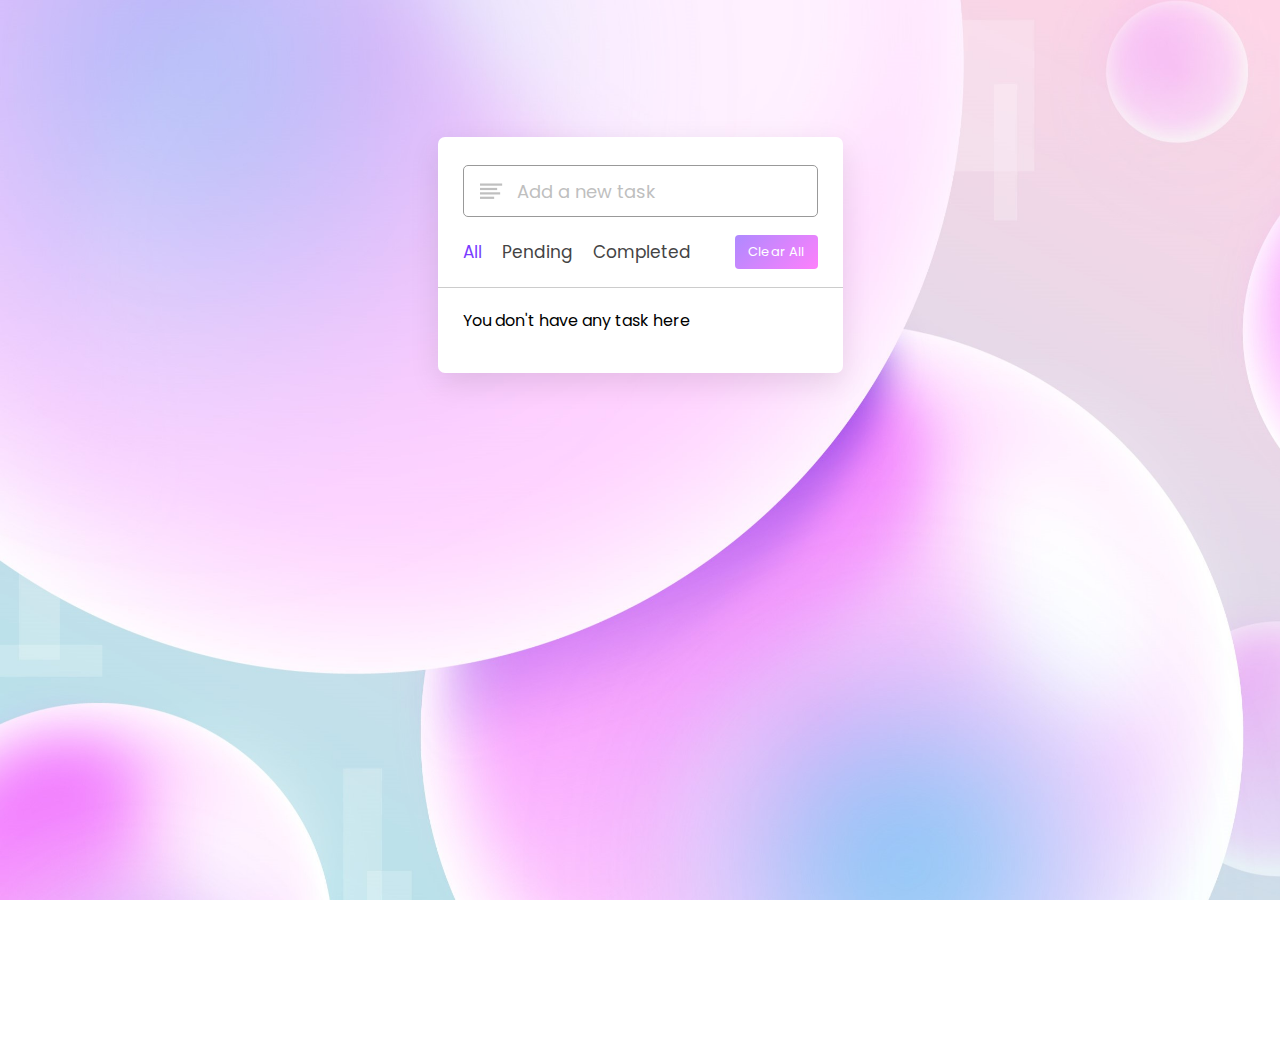
<file: LV-1 TASK#02 TO DO LIST/index.html>
<!DOCTYPE html>
<html lang="en" dir="ltr">
<head>
    <meta charset="UTF-8">
    <link rel="stylesheet" href="style.css">
    <meta name="viewport" content="width=device-width, initial-scale=1.0">
    <link rel="stylesheet" href="https://unicons.iconscout.com/release/v4.0.0/css/line.css">
    <title>PlannerList</title>
</head>
<body>
    <div class="wrapper">
        
        <div class="task-input">
          <img src="menu.svg" alt="icon">
          <input type="text" placeholder="Add a new task">
        </div>
        <div class="controls">
          <div class="filters">
            <span class="active" id="all">All</span>
            <span id="pending">Pending</span>
            <span id="completed">Completed</span>
          </div>
          <button class="clear-btn">Clear All</button>
        </div>
        <ul class="task-box"></ul>
      </div>
  
      <script src="script.js"></script>
</body>
</html>
</file>
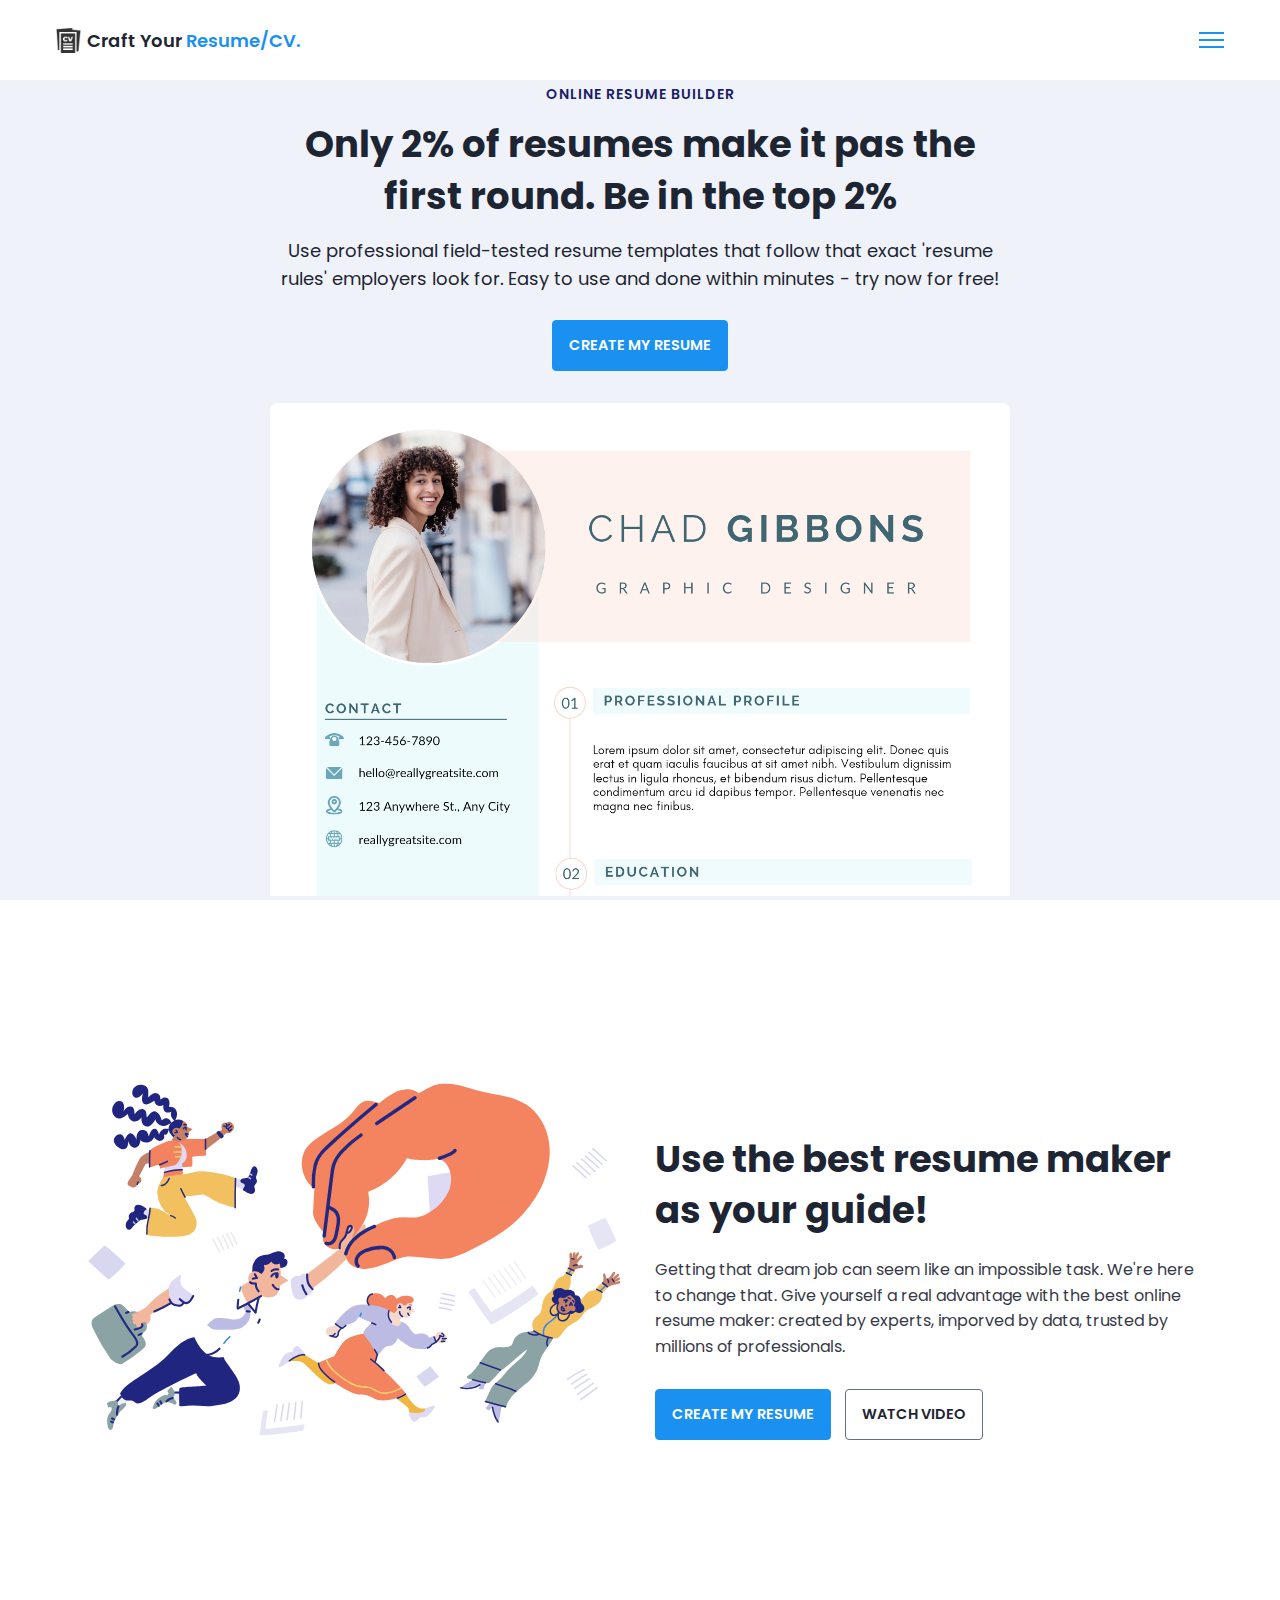
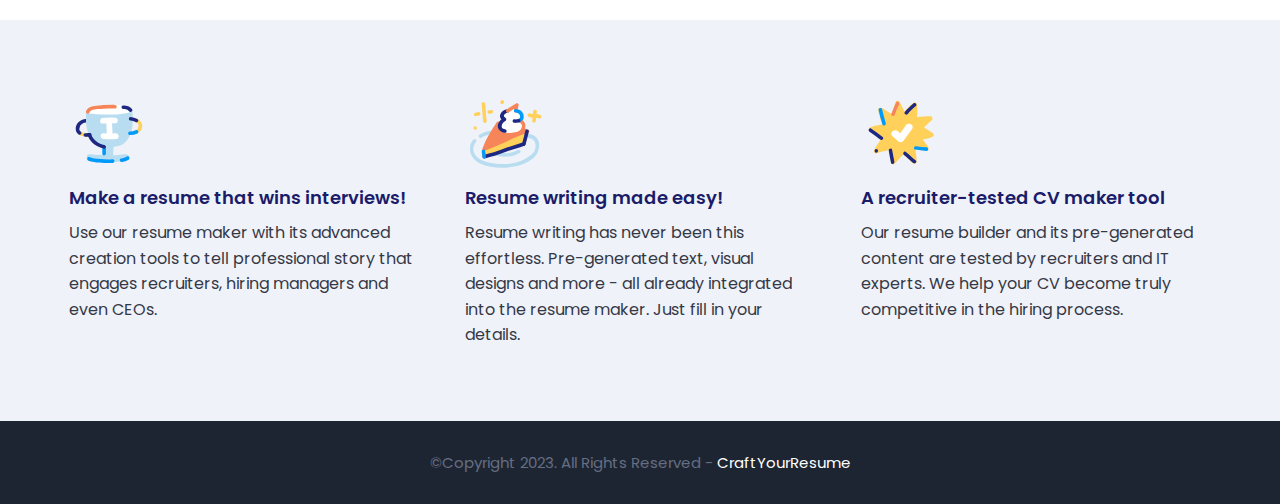
<file: LV-2 TASK#03 RESUME BUILDER APP/index.html>
<!DOCTYPE html>
<html>
    <head>
        <meta charset="utf-8">
        <meta http-equiv="X-UA-Compatible" content="IE=edge">
        <title>CraftYourResume - Designing Your Professional Story Online</title>
        <meta name="description" content="">
        <meta name="viewport" content="width=device-width, initial-scale=1">
        <link rel="stylesheet" href="assets/css/main.css">
    </head>
    <body>

        <nav class = "navbar bg-white">
            <div class="container">
                <div class = "navbar-content">
                    <div class = "brand-and-toggler">
                        <a href = "index.html" class = "navbar-brand">
                            <img src = "assets/images/curriculum-vitae.png" alt = "" class = "navbar-brand-icon">
                            <span class = "navbar-brand-text">Craft Your <span>Resume/CV.</span>
                        </a>
                        <button type = "button" class = "navbar-toggler-btn">
                            <div class = "bars">
                                <div class = "bar"></div>
                                <div class = "bar"></div>
                                <div class = "bar"></div>
                            </div>
                        </button>
                    </div>
                </div>
            </div>
        </nav>

        <header class = "header bg-bright" id = "header">
            <div class = "container">
                <div class = "header-content text-center">
                    <h6 class = "text-uppercase text-blue-dark fs-14 fw-6 ls-1">online resume builder</h6>
                    <h1 class = "lg-title">Only 2% of resumes make it pas the first round. Be in the top 2%</h1>
                    <p class = "text-dark fs-18">Use professional field-tested resume templates that follow that exact 'resume rules' employers look for. Easy to use and done within minutes - try now for free!</p>
                    <a href = "resume.html" class = "btn btn-primary text-uppercase">create my resume</a>
                    <img src = "assets/images/dublin-resume-templates.png">
                </div>
            </div>
        </header>

        <div class="section-one">
            <div class="container">
                <div class = "section-one-content">
                    <div class="section-one-l">
                        <img src = "assets/images/visual-0c7080adf17f1f207276f613447c924f667dab34b7ac415cd7ef653172defd0b.svg">
                    </div>
                    <div class = "section-one-r text-center">
                        <h2 class = "lg-title">Use the best resume maker as your guide!</h2>
                        <p class = "text">Getting that dream job can seem like an impossible task. We're here to change that. Give yourself a real advantage with the best online resume maker: created by experts, imporved by data, trusted by millions of professionals.</p>
                        <div class = "btn-group">
                            <a href = "resume.html" class = "btn btn-primary text-uppercase">create my resume</a>
                            <a href = "#" class = "btn btn-secondary text-uppercase">watch video</a>
                        </div>
                    </div>
                </div>
            </div>
        </div>

        <div class = "section-two bg-bright">
            <div class="container">
                <div class="section-two-content">
                    <div class = "section-items">
                        <div class = "section-item">
                            <div class = "section-item-icon">
                                <img src = "assets/images/feature-1-edf4481d69166ac81917d1e40e6597c8d61aa970ad44367ce78049bf830fbda5.svg" alt = "">
                            </div>
                            <h5 class = "section-item-title">Make a resume that wins interviews!</h5>
                            <p class = "text">Use our resume maker with its advanced creation tools to tell professional story that engages recruiters, hiring managers and even CEOs.</p>
                        </div>

                        <div class = "section-item">
                            <div class = "section-item-icon">
                                <img src = "assets/images/feature-2-a7a471bd973c02a55d1b3f8aff578cd3c9a4c5ac4fc74423d94ecc04aef3492b.svg" alt = "">
                            </div>
                            <h5 class = "section-item-title">Resume writing made easy!</h5>
                            <p class = "text">Resume writing has never been this effortless. Pre-generated text, visual designs and more - all already integrated into the resume maker. Just fill in your details.</p>
                        </div>

                        <div class = "section-item">
                            <div class = "section-item-icon">
                                <img src = "assets/images/feature-3-4e87a82f83e260488c36f8105e26f439fdc3ee5009372bb5e12d9421f32eabdd.svg" alt = "">
                            </div>
                            <h5 class = "section-item-title">A recruiter-tested CV maker tool</h5>
                            <p class = "text">Our resume builder and its pre-generated content are tested by recruiters and IT experts. We help your CV become truly competitive in the hiring process.</p>
                        </div>
                    </div>
                </div>
            </div>
        </div>

        <footer class = "footer bg-dark">
            <div class="container">
                <div class = "footer-content text-center">
                    <p class="fs-15">&copy;Copyright 2023. All Rights Reserved - <span>CraftYourResume</span></p>
                </div>
            </div>
        </footer>
        
    </body>
</html>
</file>
<file: LV-1 TASK#02 TO DO LIST/style.css>
@import url('https://fonts.googleapis.com/css2?family=Poppins:wght@400;500;600;700&display=swap');
*{
  margin: 0;
  padding: 0;
  box-sizing: border-box;
  font-family: 'Poppins', sans-serif;
}
body{
  width: 100%;
  height: 100vh;
  overflow: hidden;
  margin: 0;
  padding: 0;
  background-image: url('bg.jpg');
  background-size: cover;
  background-repeat: no-repeat;
  background-attachment: fixed;
}
::selection{
  color: #fff;
  background: #3c42ff;
}
.wrapper{
  max-width: 405px;
  padding: 28px 0 30px;
  margin: 137px auto;
  background: #fff;
  border-radius: 7px;
  box-shadow: 0 10px 30px rgba(0,0,0,0.1);
}
.task-input{
  height: 52px;
  padding: 0 25px;
  position: relative;
}
.task-input img{
  top: 50%;
  position: absolute;
  transform: translate(17px, -50%);
}
.task-input input{
  height: 100%;
  width: 100%;
  outline: none;
  font-size: 18px;
  border-radius: 5px;
  padding: 0 20px 0 53px;
  border: 1px solid #999;
}
.task-input input:focus,
.task-input input.active{
  padding-left: 52px;
  border: 2px solid #7a3cff;
}
.task-input input::placeholder{
  color: #bfbfbf;
}
.controls, li{
  display: flex;
  align-items: center;
  justify-content: space-between;
}
.controls{
  padding: 18px 25px;
  border-bottom: 1px solid #ccc;
}
.filters span{
  margin: 0 8px;
  font-size: 17px;
  color: #444444;
  cursor: pointer;
}
.filters span:first-child{
  margin-left: 0;
}
.filters span.active{
  color: #7a3cff;
}
.controls .clear-btn{
  border: none;
  opacity: 0.6;
  outline: none;
  color: #fff;
  cursor: pointer;
  font-size: 13px;
  padding: 7px 13px;
  border-radius: 4px;
  letter-spacing: 0.3px;
  pointer-events: none;
  transition: transform 0.25s ease;
  background: linear-gradient(135deg, #7a3cff 0%, #fe2dfa 100%);
}
.clear-btn.active{
  opacity: 0.9;
  pointer-events: auto;
}
.clear-btn:active{
  transform: scale(0.93);
}
.task-box{
  margin-top: 20px;
  margin-right: 5px;
  padding: 0 20px 10px 25px;
}
.task-box.overflow{
  overflow-y: auto;
  max-height: 300px;
}
.task-box::-webkit-scrollbar{
  width: 5px;
}
.task-box::-webkit-scrollbar-track{
  background: #f1f1f1;
  border-radius: 25px;
}
.task-box::-webkit-scrollbar-thumb{
  background: #e6e6e6;
  border-radius: 25px;
}
.task-box .task{
  list-style: none;
  font-size: 17px;
  margin-bottom: 18px;
  padding-bottom: 16px;
  align-items: flex-start;
  border-bottom: 1px solid #ccc;
}
.task-box .task:last-child{
  margin-bottom: 0;
  border-bottom: 0;
  padding-bottom: 0;
}
.task-box .task label{
  display: flex;
  align-items: flex-start;
}
.task label input{
  margin-top: 7px;
  accent-color: #763cff;
}
.task label p{
  user-select: none;
  margin-left: 12px;
  word-wrap: break-word;
}
.task label p.checked{
  text-decoration: line-through;
}
.task-box .settings{
  position: relative;
}
.settings :where(i, li){
  cursor: pointer;
}
.settings .task-menu{
  z-index: 10;
  right: -5px;
  bottom: -65px;
  padding: 5px 0;
  background: #fff;
  position: absolute;
  border-radius: 4px;
  transform: scale(0);
  transform-origin: top right;
  box-shadow: 0 0 6px rgba(0,0,0,0.15);
  transition: transform 0.2s ease;
}
.task-box .task:last-child .task-menu{
  bottom: 0;
  transform-origin: bottom right;
}
.task-box .task:first-child .task-menu{
  bottom: -65px;
  transform-origin: top right;
}
.task-menu.show{
  transform: scale(1);
}
.task-menu li{
  height: 25px;
  font-size: 16px;
  margin-bottom: 2px;
  padding: 17px 15px;
  cursor: pointer;
  justify-content: flex-start;
}
.task-menu li:last-child{
  margin-bottom: 0;
}
.settings li:hover{
  background: #f5f5f5;
}
.settings li i{
  padding-right: 8px;
}

@media (max-width: 400px) {
  body{
    padding: 0 10px;
  }
  .wrapper {
    padding: 20px 0;
  }
  .filters span{
    margin: 0 5px;
  }
  .task-input{
    padding: 0 20px;
  }
  .controls{
    padding: 18px 20px;
  }
  .task-box{
    margin-top: 20px;
    margin-right: 5px;
    padding: 0 15px 10px 20px;
  }
  .task label input{
    margin-top: 4px;
  }
}
</file>
<file: LV-2 TASK#03 RESUME BUILDER APP/assets/css/main.css>
@import url('https://fonts.googleapis.com/css2?family=Manrope:wght@200;300;400;500;600;700;800&family=Poppins:ital,wght@0,100;0,200;0,300;0,400;0,500;0,600;0,700;0,800;0,900;1,100;1,200;1,300;1,400;1,500;1,600;1,700;1,800;1,900&display=swap');

:root{
    --clr-blue: #1A91F0;
    --clr-blue-mid: #1170CD;
    --clr-blue-dark: #1A1C6A;
    --clr-white: #fff;
    --clr-bright: #EFF2F9;
    --clr-dark: #1e2532;
    --clr-black: #000;
    --clr-grey: #656e83;
    --clr-green: #084C41;
    --font-poppins: 'Poppins', sans-serif;
    --font-manrope: 'Manrope', sans-serif;;
    --transition: all 300ms ease-in-out;
}

*{
    padding: 0;
    margin: 0;
    box-sizing: border-box;
}

html{
    font-size: 10px;
}

body{
    font-size: 1.6rem;
    font-family: var(--font-poppins);
}

button{
    border: none;
    background-color: transparent;
    outline: 0;
    cursor: pointer;
    font-family: inherit;
}

img{
    width: 100%;
    display: block;
}

a{
    text-decoration: none;
}

/* fonts */
.font-poppins{font-family: var(--font-poppins);}
.font-manrope{font-family: var(--font-manrope);}

/* text colors */
.text-blue{color: var(--clr-blue);}
.text-blue-mid{color: var(--clr-blue-mid);}
.text-blue-dark{color: var(--clr-blue-dark);}
.text-bright{color: var(--clr-bright);}
.text-dark{color: var(--clr-dark);}
.text-grey{color: var(--clr-grey);}
.text-white{color: var(--clr-white);}

/* backgrounds */
.bg-blue{background-color: var(--clr-blue);}
.bg-blue-mid{background-color: var(--clr-blue-mid);}
.bg-blue-dark{background-color: var(--clr-blue-dark);}
.bg-bright{background-color: var(--clr-bright);}
.bg-dark{background-color: var(--clr-dark);}
.bg-grey{background-color: var(--clr-grey);}
.bg-white{background-color: var(--clr-white);}
.bg-black{background-color: var(--clr-black);}
.bg-green{background-color: var(--clr-green);}

.text-center{ text-align: center;}
.text-left{text-align: left;}
.text-right{text-align: right;}
.text-uppercase{text-transform: uppercase;}
.text-lowercase{text-transform: lowercase;}
.text-capitalize{text-transform: capitalize;}
.text{
    color: var(--clr-dark);
    opacity: 0.9;
    margin: 2rem 0;
    line-height: 1.6;
}

.fw-2{font-weight: 200;}
.fw-3{font-weight: 300;}
.fw-4{font-weight: 400;}
.fw-5{font-weight: 500;}
.fw-6{font-weight: 600;}
.fw-7{font-weight: 700;}
.fw-8{font-weight: 800;}

.fs-13{font-size: 13px;}
.fs-14{font-size: 14px;}
.fs-15{font-size: 15px;}
.fs-16{font-size: 16px;}
.fs-17{font-size: 17px;}
.fs-18{font-size: 18px;}
.fs-19{font-size: 19px;}
.fs-20{font-size: 20px;}
.fs-21{font-size: 21px;}
.fs-22{font-size: 22px;}
.fs-23{font-size: 23px;}
.fs-24{font-size: 24px;}
.fs-25{font-size: 25px;}

.ls-1{letter-spacing: 1px;}
.ls-2{letter-spacing: 2px;}

.container{
    max-width: 1200px;
    margin: 0 auto;
    padding: 0 1.6rem;
}

/* bars button */
.bars{
    display: flex;
    flex-direction: column;
    justify-content: space-between;
    height: 16.5px;
    width: 25px;
}
.bars .bar{
    width: 100%;
    height: 2px;
    background-color: var(--clr-blue);
    transition: var(--transition);
}

.bars:hover .bar{
    background-color: var(--clr-dark);
}

/* buttons */
.btn{
    font-size: 14.5px;
    font-weight: 600;
    padding: 1.4rem 1.6rem;
    border-radius: 4px;
    display: inline-block;
}

.btn-primary{
    background-color: var(--clr-blue);
    color: var(--clr-white);
    border: 1px solid var(--clr-blue);
    transition: var(--transition);
}

.btn-primary:hover{
    background-color: transparent;
    color: var(--clr-dark);
    border-color: var(--clr-grey);
}

.btn-secondary{
    background-color: transparent;
    color: var(--clr-dark);
    border: 1px solid var(--clr-grey);
    transition: var(--transition);
}

.btn-secondary:hover{
    background-color: var(--clr-blue);
    color: var(--clr-white);
    border-color: var(--clr-blue);
}

.btn-group button:first-child, .btn-group a:first-child{
    margin-right: 1rem!important;
}

/* navbar part */
.navbar{
    height: 80px;
    display: flex;
    align-items: center;
    box-shadow: rgba(0, 0, 0, 0.08) 0px 3px 8px;
}

.navbar .container{
    width: 100%;
}

.navbar-brand{
    display: flex;
    align-items: center;
    justify-content: flex-start;
    font-size: 1.8rem;
}
.navbar-brand-text{
    color: var(--clr-dark);
    font-weight: 600;
}
.navbar-brand-text span{
    color: var(--clr-blue);
}
.navbar-brand-icon{
    width: 25px;
    margin-right: 6px;
    opacity: 0.8;
}
.brand-and-toggler{
    display: flex;
    align-items: center;
    justify-content: space-between;
}
.header{
    min-height: calc(100vh - 80px);
    display: flex;
    flex-direction: column;
    align-items: center;
    justify-content: center;
}
.header-content{
    max-width: 740px;
    margin-right: auto;
    margin-left: auto;
}
.header-content img{
    max-width: 760px;
    border-top-right-radius: 8px;
    border-top-left-radius: 8px;
    margin-top: 3.2rem;
}
.lg-title{
    margin: 1.4rem 0;
    font-size: 37px;
    line-height: 1.4;
    color: var(--clr-dark);
}
.header-content p{
    margin-bottom: 2.6rem;
    line-height: 1.6;
}


/* section one */
.section-one{
    padding: 64px 0;
    min-height: 80vh;
    display: flex;
    align-items: center;
}
.section-one-l img{
    max-width: 545px;
    margin-right: auto;
    margin-left: auto;
}
.section-one-r{
    margin-top: 4rem;
}

.section-one .btn-group{
    margin-top: 2rem;
}
.section-one-r{
    max-width: 545px;
    margin-right: auto;
    margin-left: auto;
}
.section-one-r .btn-group{
    margin-top: 3rem;
}

/* section two */
.section-two{
    padding: 64px 0;
}
.section-two .section-items{
    display: grid;
    gap: 2rem;
}

.section-two .section-item{
    max-width: 350px;
    text-align: center;
    margin-right: auto;
    margin-left: auto;
}
.section-two .section-item-icon{
    margin: 1rem 0;
}
.section-two .section-item-icon img{
    width: 80px;
    margin-right: auto;
    margin-left: auto;
}
.section-two .section-item-title{
    color: var(--clr-blue-dark);
    font-size: 1.8rem;
    font-weight: 600;
}
.section-two .text{
    margin: 0.9rem 0;
}

/* footer */
.footer{
    padding: 3rem 0;
}
.footer-content p{
    color: var(--clr-grey);
}
.footer-content p span{
    color: var(--clr-white);
}

/* media queries */
@media screen and (min-width: 768px){
    .section-two .section-items{
        grid-template-columns: repeat(2, 1fr);
    }
}

@media screen and (min-width: 992px){
    .section-one-content{
        display: grid;
        grid-template-columns: repeat(2, 1fr);
        column-gap: 3rem;
    }
    .section-one-r{
        text-align: left;
    }
    .section-two .section-items{
        grid-template-columns: repeat(3, 1fr);
    }
    .section-two .section-item{
        text-align: left;
    }
    .section-two .section-item-icon img{
        margin-left: 0;
    }
}



/* resume page */
#about-sc{
    padding: 64px 0;
}

.cv-form-row-title{
    background-color: var(--clr-dark);
    padding: 0.8rem 1.6rem;
    margin-bottom: 2rem;
}

.cv-form-row-title h3{
    color: var(--clr-white);
    font-weight: 500;
    text-transform: uppercase;
    letter-spacing: 1.5px;
    font-size: 1.7rem;
}
.cv-form-blk{
    margin: 3rem 0;
}
.cv-form-row{
    padding: 3rem 2rem 0 2rem;
    border: 1px solid rgba(0, 0, 0, 0.08);
    margin-bottom: 1rem;
    position: relative;
}
textarea{
    resize: none;
}
.form-elem{
    margin-bottom: 3rem;
    position: relative;
}
.form-label{
    display: block;
    font-weight: 600;
    font-size: 14px;
    color: var(--clr-dark);
    margin-bottom: 0.5rem;
}
.form-control{
    border-radius: none;
    border: 1px solid rgba(0, 0, 0, 0.1);
    font-size: 14px;
    padding: 0.8rem 1.6rem;
    font-family: inherit;
    width: 100%;
    outline: 0;
    transition: var(--transition);
}

.form-control:focus{
    border-color: rgba(0, 0, 0, 0.3);
}
.form-text{
    color: #ca0b00;
    font-size: 12px;
    position: absolute;
    letter-spacing: 0.5px;
    top: calc(100% + 2px);
    left: 0;
    width: 100%;
}
.cols-3, .cols-2{
    display: grid;
}
.repeater-add-btn{
    width: 25px;
    height: 25px;
    background-color: var(--clr-blue-mid);
    font-size: 1.6rem;
    color: var(--clr-white);
    margin: 1rem 0;
}
.repeater-remove-btn{
    position: absolute;
    top: 10px;
    right: 10px;
    z-index: 999;
    width: 25px;
    height: 25px;
    border-radius: 50%;
    background-color: #ca0b00;
    color: var(--clr-white);
    font-size: 1.6rem;
}

/* preview section */
.preview-cnt{
    border-radius: 5px;
    display: grid;
    grid-template-columns: 32% auto;
    box-shadow: rgba(149, 157, 165, 0.2) 0px 8px 24px;
    overflow: hidden;
}

.preview-cnt-l{
    padding: 3rem 3rem 2rem 3rem;
}
.preview-cnt-r{
    padding: 3rem 3rem 3rem 4rem;
}
.preview-cnt-l .preview-blk:nth-child(1){
    text-align: center;
}
.preview-image{
    width: 120px;
    height: 120px;
    border-radius: 50%;
    overflow: hidden;
    margin-right: auto;
    margin-left: auto;
}
.preview-image img{
    width: 100%;
    height: 100%;
    object-fit: cover;
}
.preview-item-name{
    font-size: 2.4rem;
    font-weight: 600;
    margin: 1.8rem 0;
    position: relative;
}
.preview-item-name::after{
    position: absolute;
    content: "";
    bottom: -10px;
    width: 50px;
    height: 1.5px;
    background-color: rgba(255, 255, 255, 0.5);
    left: 50%;
    transform: translateX(-50%);
}
.preview-blk{
    padding: 1rem 0;
    margin-bottom: 1rem;
}
.preview-blk-title h3{
    text-transform: uppercase;
    letter-spacing: 0.5px;
    border-bottom: 0.5px solid rgba(0, 0, 0, 0.08);
    padding-bottom: 0.5rem;
}
.preview-blk-title{
    margin-bottom: 1rem;
}
.preview-blk-list .preview-item{
    font-size: 1.5rem;
    margin-bottom: 0.2rem;
    opacity: 0.95;
}
.preview-cnt-r .preview-blk-title{
    color: var(--clr-dark);
}
.preview-cnt-r .preview-blk-list .preview-item{
    margin-top: 1.8rem;
}

.achievements-items.preview-blk-list .preview-item span:first-child,
.educations-items.preview-blk-list .preview-item span:first-child,
.experiences-items.preview-blk-list .preview-item span:first-child{
    display: block;
    font-weight: 600;
    margin-bottom: 1rem;
    background-color: rgba(0, 0, 0, 0.03);
}

.educations-items.preview-blk-list .preview-item span:nth-child(2),
.experiences-items.preview-blk-list .preview-item span:nth-child(2){
    font-weight: 600;
    margin-right: 1rem;
}

.educations-items.preview-blk-list .preview-item span:nth-child(3),
.experiences-items.preview-blk-list .preview-item span:nth-child(3){
    font-style: italic;
    margin-right: 1rem;
}

.educations-items.preview-blk-list .preview-item span:nth-child(4),
.educations-items.preview-blk-list .preview-item span:nth-child(5),
.experiences-items.preview-blk-list .preview-item span:nth-child(4),
.experiences-items.preview-blk-list .preview-item span:nth-child(5){
    margin-right: 1rem;
    background-color: var(--clr-green);
    color: var(--clr-white);
    padding: 0 1rem;
    border-radius: 0.6rem;
}

.educations-items.preview-blk-list .preview-item span:nth-child(6),
.experiences-items.preview-blk-list .preview-item span:nth-child(6){
    font-size: 13.5px;
    display: block;
    opacity: 0.8;
    margin-top: 1rem;
}
.projects-items.preview-blk-list .preview-item span{
    display: block;
}

@media screen and (min-width: 768px){
    .cols-3{
        grid-template-columns: repeat(3, 1fr);
        column-gap: 2rem;
    }
    .cols-2{
        grid-template-columns: repeat(2, 1fr);
        column-gap: 2rem;
    }
}

@media screen and (min-width: 992px){
    .cv-form-row{
        padding: 3rem 3rem 0rem 3rem;
    }
    .cols-3{
        grid-template-columns: repeat(3, 1fr);
    }
}

.print-btn-sc{
    margin: 2rem 0 6rem 0;
}

/* print section */
@media print{
    body *{
        visibility: hidden;
    }

    .non_print_area{
        display: none;
    }

    .print_area, .print_area *{
        visibility: visible;
    }

    .print_area{
        width: 100%;
        position: absolute;
        left: 0;
        top: 0;
        overflow: hidden;
    }
}
</file>
